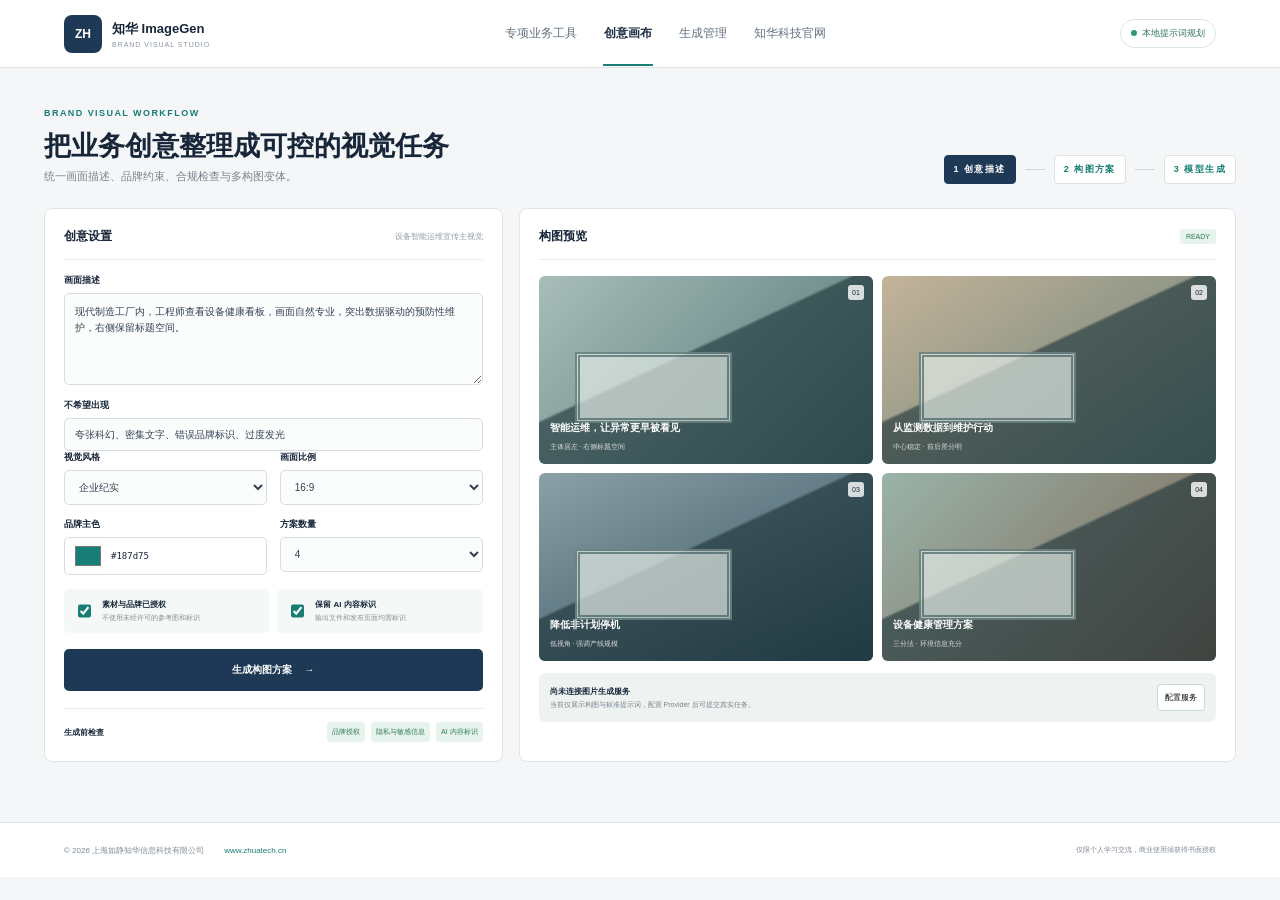
<file: frontend/index.html>
<!doctype html>
<!-- Copyright 2026 上海如静知华信息科技有限公司 · https://www.zhuatech.cn/ -->
<html lang="zh-CN"><head><meta charset="UTF-8"><meta name="viewport" content="width=device-width,initial-scale=1"><meta name="description" content="知华科技企业文生图创意工作台，提供提示词变体、品牌约束和生成服务适配。"><title>知华 ImageGen｜企业文生图创意工作台</title><link rel="icon" href="favicon.svg"><link rel="stylesheet" href="style.css"><link rel="stylesheet" href="imagegen.css"></head><body>
<header><a class="brand" href="https://www.zhuatech.cn/"><i>ZH</i><span><b>知华 ImageGen</b><small>BRAND VISUAL STUDIO</small></span></a><nav><a class="nav-item" href="practical.html">专项业务工具</a><button class="tab active" data-view="studio">创意画布</button><button class="tab" data-view="admin">生成管理</button><a href="https://www.zhuatech.cn/">知华科技官网</a></nav><span class="mode"><i></i>本地提示词规划</span></header><main>
<section id="studio" class="view active"><div class="page-title"><div><span>BRAND VISUAL WORKFLOW</span><h1>把业务创意整理成可控的视觉任务</h1><p>统一画面描述、品牌约束、合规检查与多构图变体。</p></div><div class="steps"><span class="on">1 创意描述</span><i></i><span>2 构图方案</span><i></i><span>3 模型生成</span></div></div><div class="workspace gen-layout"><section class="card"><div class="card-title"><b>创意设置</b><small>设备智能运维宣传主视觉</small></div><label class="wide"><span>画面描述</span><textarea id="prompt">现代制造工厂内，工程师查看设备健康看板，画面自然专业，突出数据驱动的预防性维护，右侧保留标题空间。</textarea></label><label class="wide"><span>不希望出现</span><input id="negative" value="夸张科幻、密集文字、错误品牌标识、过度发光"></label><div class="field-grid"><label><span>视觉风格</span><select id="style"><option>企业纪实</option><option>产品摄影</option><option>专业插画</option></select></label><label><span>画面比例</span><select id="ratio"><option>16:9</option><option>1:1</option><option>9:16</option></select></label><label><span>品牌主色</span><div class="color-field"><input id="color" type="color" value="#187d75"><code>#187d75</code></div></label><label><span>方案数量</span><select id="count"><option>4</option><option>2</option><option>1</option></select></label></div><div class="auth-grid"><label><input id="brandAuth" type="checkbox" checked><span><b>素材与品牌已授权</b><small>不使用未经许可的参考图和标识</small></span></label><label><input id="disclosure" type="checkbox" checked><span><b>保留 AI 内容标识</b><small>输出文件和发布页面均需标识</small></span></label></div><button id="plan" class="primary">生成构图方案 <span>→</span></button><div class="guard"><b>生成前检查</b><span>品牌授权</span><span>隐私与敏感信息</span><span>AI 内容标识</span></div></section>
<section class="card canvas-card"><div class="card-title"><b>构图预览</b><span id="status" class="tag green">READY</span></div><div id="variations" class="variation-grid"><div class="visual v1"><span>01</span><div><b>智能运维，让异常更早被看见</b><small>主体居左 · 右侧标题空间</small></div></div><div class="visual v2"><span>02</span><div><b>从监测数据到维护行动</b><small>中心稳定 · 前后景分明</small></div></div><div class="visual v3"><span>03</span><div><b>降低非计划停机</b><small>低视角 · 强调产线规模</small></div></div><div class="visual v4"><span>04</span><div><b>设备健康管理方案</b><small>三分法 · 环境信息充分</small></div></div></div><div class="provider-strip"><b>尚未连接图片生成服务</b><span>当前仅展示构图与标准提示词，配置 Provider 后可提交真实任务。</span><button>配置服务</button></div></section></div></section>
<section id="admin" class="view"><div class="page-title"><div><span>CREATIVE OPERATIONS</span><h1>创意与生成任务管理</h1><p>查看创意项目、合规状态、生成队列和服务连接。</p></div></div><div class="metrics"><div><span>创意项目</span><b>34</b><small>本周新增 9 个</small></div><div><span>提示词方案</span><b>128</b><small>平均 3.8 个/项目</small></div><div><span>等待复核</span><b>5</b><small>授权或敏感内容</small></div><div><span>Provider</span><b>0</b><small>等待使用者配置</small></div></div><div class="admin-grid"><section class="card"><div class="card-title"><b>最近项目</b><button>新建创意</button></div><table><thead><tr><th>项目</th><th>画幅</th><th>方案</th><th>状态</th><th>更新</th></tr></thead><tbody><tr><td><b>设备智能运维主视觉</b><small>IG-202608-034</small></td><td>16:9</td><td>4</td><td><span class="tag green">方案完成</span></td><td>今天 21:04</td></tr><tr><td><b>AI 转型白皮书封面</b><small>IG-202608-031</small></td><td>A4</td><td>3</td><td><span class="tag amber">人工复核</span></td><td>昨天 15:30</td></tr></tbody></table></section><section class="card provider"><div class="card-title"><b>图片服务</b><span class="tag gray">未配置</span></div><div class="provider-logo">T2I</div><h3>文生图 Provider</h3><p>使用者自行填写合规服务地址、模型和密钥。</p><dl><div><dt>当前模式</dt><dd>local</dd></div><div><dt>任务提交</dt><dd>关闭</dd></div><div><dt>本地能力</dt><dd>提示词规划</dd></div></dl></section></div></section>
</main><footer><span>© 2026 上海如静知华信息科技有限公司</span><a href="https://www.zhuatech.cn/">www.zhuatech.cn</a><small>仅限个人学习交流，商业使用须获得书面授权</small></footer><script src="app.js"></script></body></html>
</file>
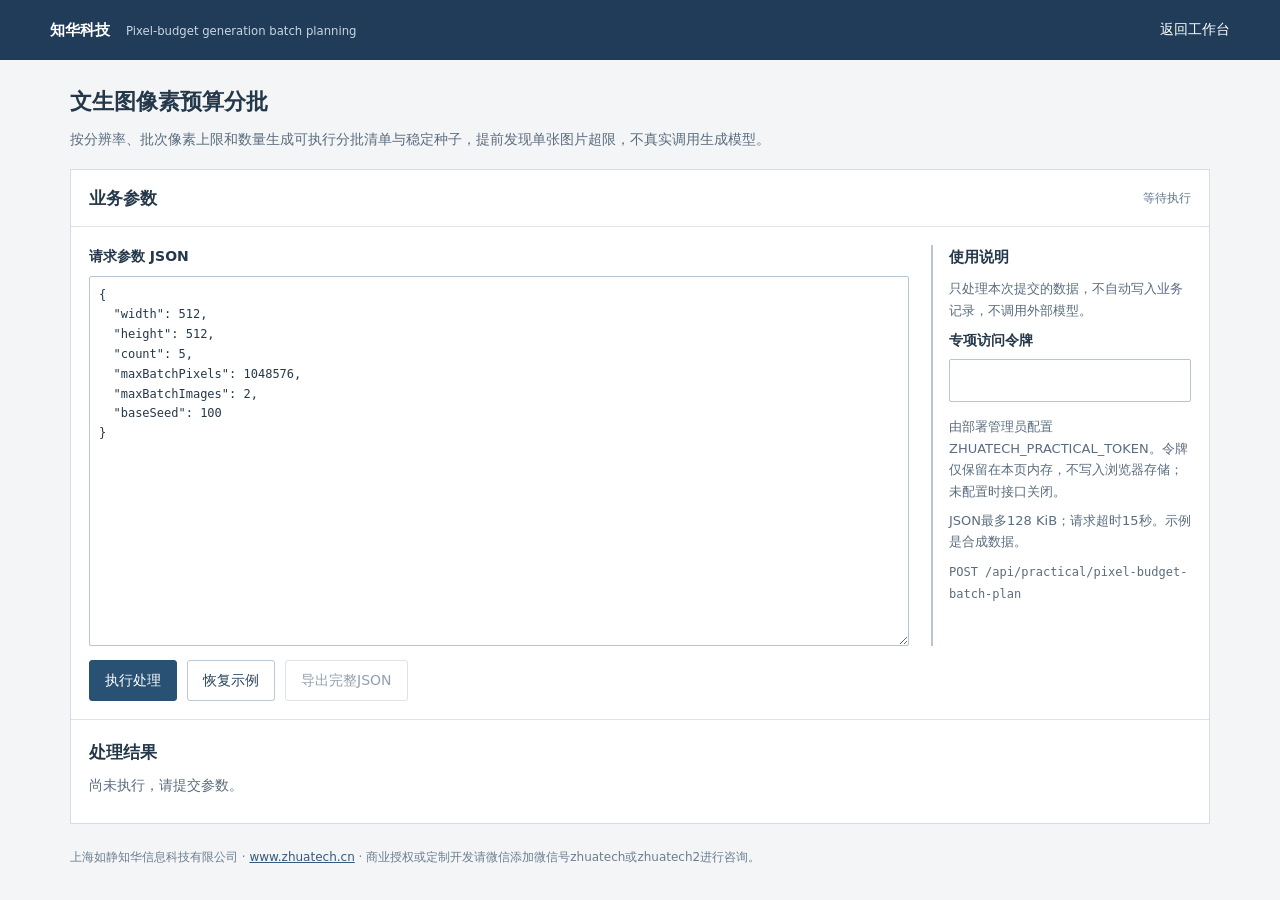
<file: frontend/practical.html>
<!doctype html>
<!-- 上海如静知华信息科技有限公司 · https://www.zhuatech.cn/ 商业授权或定制开发请微信添加微信号zhuatech或zhuatech2进行咨询。 -->
<html lang="zh-CN"><head><meta charset="utf-8"><meta name="viewport" content="width=device-width,initial-scale=1"><title>文生图像素预算分批 · 知华科技</title><meta name="description" content="按分辨率、批次像素上限和数量生成可执行分批清单与稳定种子，提前发现单张图片超限，不真实调用生成模型。"><link rel="icon" href="data:,"><link rel="stylesheet" href="./practical.css"><script type="module" src="./practical.js"></script></head>
<body><header class="topbar"><div><strong>知华科技</strong><small>Pixel-budget generation batch planning</small></div><a href="./index.html">返回工作台</a></header><main><div class="heading"><h1>文生图像素预算分批</h1><p>按分辨率、批次像素上限和数量生成可执行分批清单与稳定种子，提前发现单张图片超限，不真实调用生成模型。</p></div>
<section class="workspace"><header class="workspace-head"><h2>业务参数</h2><span id="status" role="status">等待执行</span></header><div class="input-area"><form id="request"><div class="input-grid"><label>请求参数 JSON<textarea id="payload" spellcheck="false" maxlength="131072" aria-label="请求参数 JSON"></textarea></label><aside class="hint"><h3>使用说明</h3><p>只处理本次提交的数据，不自动写入业务记录，不调用外部模型。</p>
<label>专项访问令牌<input id="token" type="password" autocomplete="off" maxlength="256" aria-label="专项访问令牌"></label><p>由部署管理员配置 ZHUATECH_PRACTICAL_TOKEN。令牌仅保留在本页内存，不写入浏览器存储；未配置时接口关闭。</p>
<p>JSON最多128 KiB；请求超时15秒。示例是合成数据。</p><p><code>POST /api/practical/pixel-budget-batch-plan</code></p></aside></div>
<div class="actions"><button class="primary" id="run" type="submit">执行处理</button><button id="reset" type="button">恢复示例</button><button id="export" type="button" disabled>导出完整JSON</button><button id="export-vtt" type="button" hidden>下载WebVTT字幕</button></div><div id="error" class="error" role="alert" hidden></div></form></div>
<section class="results" aria-label="处理结果"><h2>处理结果</h2><div id="output" aria-live="polite"><p>尚未执行，请提交参数。</p></div></section></section>
<footer>上海如静知华信息科技有限公司 · <a href="https://www.zhuatech.cn/" target="_blank" rel="noopener">www.zhuatech.cn</a> · 商业授权或定制开发请微信添加微信号zhuatech或zhuatech2进行咨询。</footer></main></body></html>
</file>
<file: frontend/style.css>
/* Copyright 2026 上海如静知华信息科技有限公司 · https://www.zhuatech.cn/ */
:root{font-family:Inter,"PingFang SC",sans-serif;color:#18263a;background:#f4f6f7;--navy:#1e3955;--teal:#187d75;--line:#dfe4e7}*{box-sizing:border-box}body{margin:0}a{text-decoration:none;color:inherit}button,input,textarea,select{font:inherit}header{height:68px;background:#fff;border-bottom:1px solid var(--line);display:flex;align-items:center;padding:0 max(5vw,24px);gap:40px}.brand{display:flex;align-items:center;gap:10px}.brand>i{font-style:normal;width:38px;height:38px;border-radius:8px;background:var(--navy);color:#fff;display:grid;place-items:center;font-size:12px;font-weight:800}.brand span{display:flex;flex-direction:column}.brand b{font-size:13px}.brand small{font-size:7px;letter-spacing:.14em;color:#8994a0;margin-top:3px}nav{display:flex;align-items:center;gap:25px;margin:auto}.tab,nav a{border:0;background:none;padding:24px 1px;color:#647180;font-size:12px}.tab.active{color:#1e3147;font-weight:700;box-shadow:inset 0 -2px var(--teal)}.mode{font-size:9px;border:1px solid #d8e6e3;padding:7px 10px;border-radius:20px;color:#347567}.mode i{display:inline-block;width:6px;height:6px;background:#2b9a72;border-radius:50%;margin-right:5px}.view{display:none;max-width:1240px;margin:auto;padding:34px 24px 60px}.view.active{display:block}.page-title{display:flex;justify-content:space-between;align-items:flex-end}.page-title>div>span{font-size:9px;letter-spacing:.16em;color:var(--teal);font-weight:700}.page-title h1{font-size:27px;margin:8px 0 5px}.page-title p{font-size:11px;color:#79848f;margin:0}.steps{display:flex;align-items:center;gap:9px;font-size:9px;color:#8c96a0}.steps span{padding:7px 9px;border:1px solid #dce1e4;border-radius:4px;background:#fff}.steps span.on{background:var(--navy);color:#fff;border-color:var(--navy)}.steps i{width:20px;height:1px;background:#cfd5d9}.workspace{display:grid;grid-template-columns:.9fr 1.1fr;gap:16px;margin-top:24px}.card{background:#fff;border:1px solid var(--line);border-radius:8px;padding:19px}.card-title{display:flex;justify-content:space-between;align-items:center;border-bottom:1px solid #e8ebed;padding-bottom:14px}.card-title b{font-size:12px}.card-title small{font-size:8px;color:#929ba5}.upload{height:105px;border:1px dashed #bbc8ce;border-radius:6px;margin:18px 0;display:flex;flex-direction:column;align-items:center;justify-content:center;background:#fafcfc}.upload b{font-size:10px;margin-top:9px}.upload span{font-size:8px;color:#89949f;margin-top:3px}.wave{height:27px;display:flex;align-items:center;gap:4px}.wave i{display:block;width:3px;background:var(--teal);border-radius:3px}.wave i:nth-child(1),.wave i:nth-child(8){height:8px}.wave i:nth-child(2),.wave i:nth-child(7){height:16px}.wave i:nth-child(3),.wave i:nth-child(6){height:25px}.wave i:nth-child(4),.wave i:nth-child(5){height:19px}.field-grid{display:grid;grid-template-columns:1fr 1fr;gap:13px}.field-grid label,.wide{display:flex;flex-direction:column}.field-grid label>span,.wide>span{font-size:9px;font-weight:600;margin-bottom:6px}.field-grid input,.field-grid select,.wide textarea{border:1px solid #d7dde1;border-radius:5px;background:#fbfcfc;padding:10px;font-size:10px;color:#344254;outline:none}.wide{margin-top:14px}.wide textarea{height:92px;resize:vertical;line-height:1.6}.consent{display:flex;gap:9px;margin-top:14px;background:#f4f8f7;padding:10px;border-radius:5px}.consent input{accent-color:var(--teal)}.consent span{display:flex;flex-direction:column}.consent b{font-size:9px}.consent small{font-size:8px;color:#7d8a92;margin-top:4px}.primary{width:100%;height:42px;border:0;border-radius:5px;background:var(--navy);color:#fff;margin-top:16px;font-size:10px;font-weight:600}.primary span{margin-left:9px}.primary:disabled{opacity:.65}.score-area{display:grid;grid-template-columns:95px 1fr;gap:16px;align-items:center;padding:22px 5px}.score{width:82px;height:82px;border-radius:50%;border:9px solid #dbe9e7;border-top-color:var(--teal);display:grid;place-items:center;align-content:center}.score strong{font-size:23px}.score span{font-size:7px;color:#84909b}.status{font-size:7px;padding:4px 6px;border-radius:3px;font-weight:700}.status.ready{background:#e7f5ef;color:#257857}.status.blocked{background:#fbeaea;color:#a64d4d}.score-area h2{font-size:17px;margin:8px 0 4px}.score-area p{font-size:9px;color:#7e8994}.check-list{display:grid;gap:7px}.check-list>div{display:grid;grid-template-columns:23px 1fr 34px;gap:9px;align-items:center;background:#f7f9f9;border-radius:5px;padding:9px}.check-list i{font-style:normal;width:20px;height:20px;border-radius:50%;background:#e4f4ed;color:#25805d;display:grid;place-items:center;font-size:9px}.check-list i.bad{background:#f9e7e7;color:#a14a4a}.check-list span{display:flex;flex-direction:column}.check-list b{font-size:9px}.check-list small{font-size:7px;color:#89939c;margin-top:3px}.check-list em{font-style:normal;font-size:8px;color:#3c7f65}.pipeline{border-top:1px solid #e7eaec;margin-top:18px;padding-top:16px}.pipeline>b{font-size:10px}.pipeline ol{display:grid;grid-template-columns:1fr 1fr;gap:8px;padding:0;list-style:none}.pipeline li{border:1px solid #e3e7e9;border-radius:5px;padding:9px;font-size:8px}.pipeline li span{color:var(--teal);font-weight:700;margin-right:7px}.metrics{display:grid;grid-template-columns:repeat(4,1fr);gap:13px;margin:22px 0}.metrics>div{background:#fff;border:1px solid var(--line);border-radius:7px;padding:17px}.metrics span{font-size:9px;color:#7e8994}.metrics b{font-size:25px;display:block;margin:9px 0}.metrics small{font-size:8px;color:#89949f}.admin-grid{display:grid;grid-template-columns:1.5fr .7fr;gap:14px}.card-title button{font-size:8px;border:1px solid #dce1e4;background:#fff;padding:6px 8px;border-radius:4px}table{width:100%;border-collapse:collapse;margin-top:12px}th{text-align:left;font-size:8px;color:#89939e;background:#f6f8f9;padding:8px}td{font-size:9px;padding:12px 8px;border-bottom:1px solid #edf0f1}td:first-child b,td:first-child small{display:block}td:first-child small{font-size:7px;color:#919ba5;margin-top:3px}.tag{font-size:7px;padding:4px 6px;border-radius:3px}.tag.green{background:#e7f4ed;color:#2b7959}.tag.amber{background:#fff2dc;color:#9a661e}.tag.gray{background:#eff2f3;color:#68747f}.provider{text-align:center}.provider .card-title{text-align:left}.provider-logo{width:50px;height:50px;margin:22px auto 10px;border-radius:9px;background:var(--navy);color:#fff;display:grid;place-items:center;font-size:11px;font-weight:700}.provider h3{font-size:12px}.provider p{font-size:8px;color:#808b96;line-height:1.7}.provider dl{background:#f6f8f8;border-radius:5px;text-align:left;padding:6px 12px}.provider dl div{display:flex;justify-content:space-between;padding:8px 0;border-bottom:1px solid #e5e8ea;font-size:8px}.provider dl div:last-child{border:0}.provider dt{color:#8a949e}.provider dd{margin:0;font-weight:600}footer{min-height:55px;border-top:1px solid var(--line);background:#fff;padding:0 max(5vw,24px);display:flex;align-items:center;gap:20px;font-size:8px;color:#7e8994}footer a{color:var(--teal)}footer small{margin-left:auto}@media(max-width:800px){header nav{display:none}.mode{margin-left:auto}.view{padding:24px 14px}.steps{display:none}.workspace,.admin-grid{grid-template-columns:1fr}.metrics{grid-template-columns:1fr 1fr}.field-grid{grid-template-columns:1fr}.pipeline ol{grid-template-columns:1fr}footer{flex-wrap:wrap;padding:14px}footer small{margin-left:0}}
</file>
<file: frontend/imagegen.css>
/* Copyright 2026 上海如静知华信息科技有限公司 · https://www.zhuatech.cn/ */
.wide input{border:1px solid #d7dde1;border-radius:5px;background:#fbfcfc;padding:10px;font-size:10px;color:#344254}.gen-layout{grid-template-columns:.78fr 1.22fr}.color-field{display:flex;align-items:center;border:1px solid #d7dde1;border-radius:5px;padding:4px 8px}.color-field input{border:0;width:30px;height:28px;padding:0}.color-field code{font-size:9px;margin-left:8px}.auth-grid{display:grid;grid-template-columns:1fr 1fr;gap:8px;margin-top:14px}.auth-grid label{display:flex;gap:8px;background:#f4f8f7;padding:10px;border-radius:5px}.auth-grid input{accent-color:var(--teal)}.auth-grid span{display:flex;flex-direction:column}.auth-grid b{font-size:8px}.auth-grid small{font-size:7px;color:#83908f;margin-top:3px}.guard{border-top:1px solid #e5e9eb;margin-top:17px;padding-top:13px;display:flex;gap:6px;align-items:center}.guard b{font-size:8px;margin-right:auto}.guard span{font-size:7px;background:#e7f4ed;color:#2f7859;padding:5px;border-radius:3px}.variation-grid{display:grid;grid-template-columns:1fr 1fr;gap:9px;margin-top:16px}.visual{height:188px;border-radius:6px;position:relative;overflow:hidden;padding:11px;display:flex;align-items:flex-end}.visual:before{content:"";position:absolute;inset:0;background:linear-gradient(155deg,transparent 42%,rgba(21,44,50,.58) 43%)}.visual:after{content:"";position:absolute;width:44%;height:32%;background:rgba(227,235,230,.7);bottom:22%;left:11%;border:5px double rgba(37,72,74,.55)}.v1{background:linear-gradient(135deg,#a8bdb9,#4f7371)}.v2{background:linear-gradient(145deg,#c4b399,#627e79)}.v3{background:linear-gradient(155deg,#8ba1a7,#314c5a)}.v4{background:linear-gradient(135deg,#9ab3a8,#7c6554)}.visual>span{position:absolute;right:9px;top:9px;background:rgba(255,255,255,.8);padding:4px;font-size:7px;border-radius:3px}.visual>div{z-index:2;color:#fff}.visual b{font-size:10px;display:block}.visual small{font-size:7px;opacity:.8}.provider-strip{background:#eef3f2;border-radius:6px;padding:11px;margin-top:12px;display:grid;grid-template-columns:1fr auto;align-items:center}.provider-strip b{font-size:8px}.provider-strip span{font-size:7px;color:#75838b;grid-row:2}.provider-strip button{grid-row:1/3;grid-column:2;border:1px solid #cbd7d4;background:#fff;border-radius:4px;padding:7px;font-size:8px}@media(max-width:800px){.gen-layout{grid-template-columns:1fr}.variation-grid{grid-template-columns:1fr}.auth-grid{grid-template-columns:1fr}}
</file>
<file: frontend/practical.css>
/* 上海如静知华信息科技有限公司 · https://www.zhuatech.cn/ 商业授权或定制开发请微信添加微信号zhuatech或zhuatech2进行咨询。 */
:root{font:14px/1.65 system-ui,-apple-system,"PingFang SC","Microsoft YaHei",sans-serif;color:#25384a;background:#f3f5f7}*{box-sizing:border-box}body{margin:0}.topbar{background:#203c58;color:#fff;min-height:60px;padding:13px max(20px,calc((100vw - 1180px)/2));display:flex;align-items:center;justify-content:space-between;gap:20px}.topbar a{color:#fff;text-decoration:none;white-space:nowrap}.topbar strong{font-size:15px}.topbar small{margin-left:16px;color:#cad6e2}main{max-width:1180px;margin:24px auto;padding:0 20px}.heading{margin-bottom:18px}h1{font-size:22px;margin:0 0 8px;font-weight:650}h2{font-size:17px;margin:0}h3{font-size:15px;margin:18px 0 8px}p{margin:8px 0;color:#5a6c7e}.workspace{border:1px solid #d4dce4;background:#fff}.workspace-head{border-bottom:1px solid #dce3e9;padding:14px 18px;display:flex;align-items:center;justify-content:space-between;gap:16px}.workspace-head span{font-size:12px;color:#62758a}.input-area{padding:18px}.input-grid{display:grid;grid-template-columns:minmax(0,1fr) 260px;gap:22px}label{display:block;font-weight:600}input,textarea{display:block;width:100%;border:1px solid #b8c5d0;border-radius:2px;padding:9px;color:#25384a;background:white;font:inherit}input{margin:7px 0 14px}textarea{height:370px;margin-top:7px;resize:vertical;font:12px/1.65 ui-monospace,SFMono-Regular,Consolas,monospace}button{font:inherit;padding:8px 15px;border:1px solid #bbc8d5;border-radius:3px;background:#fff;color:#29425b;cursor:pointer;white-space:nowrap}button.primary{background:#285174;border-color:#285174;color:white}button:disabled{opacity:.5;cursor:not-allowed}.actions{display:flex;flex-wrap:wrap;gap:10px;margin-top:14px}.hint{border-left:2px solid #b7c6d4;padding-left:16px}.hint h3{margin:0 0 8px}.hint p{font-size:13px}.hint code{font-size:12px;overflow-wrap:anywhere}.error{margin:14px 0 0;padding:10px;border-left:3px solid #a33932;background:#fff2f0;color:#8e302b;overflow-wrap:anywhere}.results{border-top:1px solid #dce3e9;padding:18px}.summary{display:grid;grid-template-columns:minmax(160px,1fr) 2fr;margin:14px 0}.summary dt,.summary dd{padding:7px 10px;margin:0;border-bottom:1px solid #e0e6ec;overflow-wrap:anywhere;white-space:pre-wrap}.summary dt{color:#50647a}.table-scroll{max-height:440px;overflow:auto;border:1px solid #dce3e9}table{width:100%;border-collapse:collapse;font-size:13px}th,td{text-align:left;padding:9px 12px;border-bottom:1px solid #e1e7ed;vertical-align:top;max-width:400px;overflow-wrap:anywhere}th{position:sticky;top:0;background:#edf1f5;color:#425970;font-weight:600}pre{max-height:320px;overflow:auto;padding:12px;background:#f5f7f9;border:1px solid #dce3e9;white-space:pre-wrap;overflow-wrap:anywhere;font:12px/1.65 ui-monospace,monospace}footer{margin:24px 0;color:#6d7d8e;font-size:12px}footer a{color:#365a7c}[hidden]{display:none!important}@media(max-width:760px){.topbar{padding:12px 16px}.topbar small{display:none}main{margin-top:18px;padding:0 12px}.input-grid{grid-template-columns:1fr}.hint{border-left:0;border-top:1px solid #dce3e9;padding:14px 0 0}.input-area,.results{padding:14px}.summary{grid-template-columns:1fr 1fr}.workspace-head{padding:12px 14px}h1{font-size:20px}}
</file>
